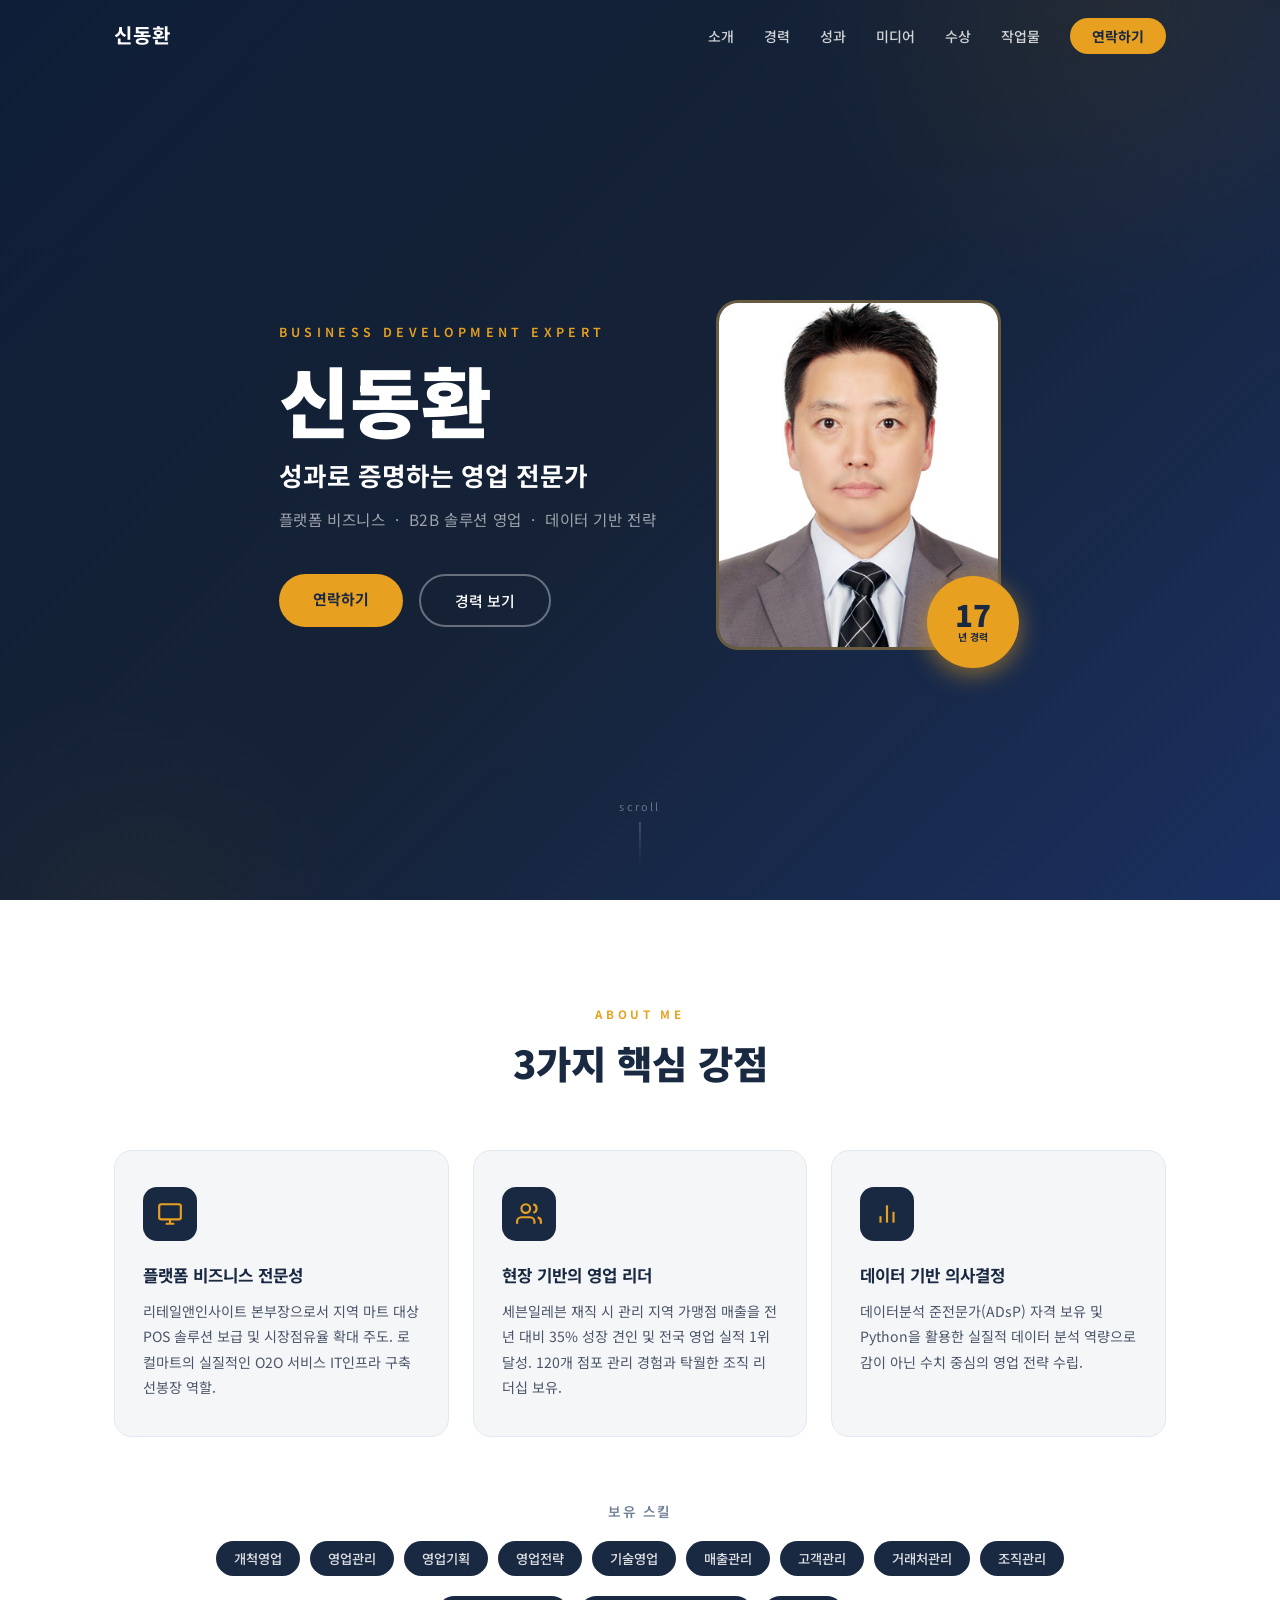
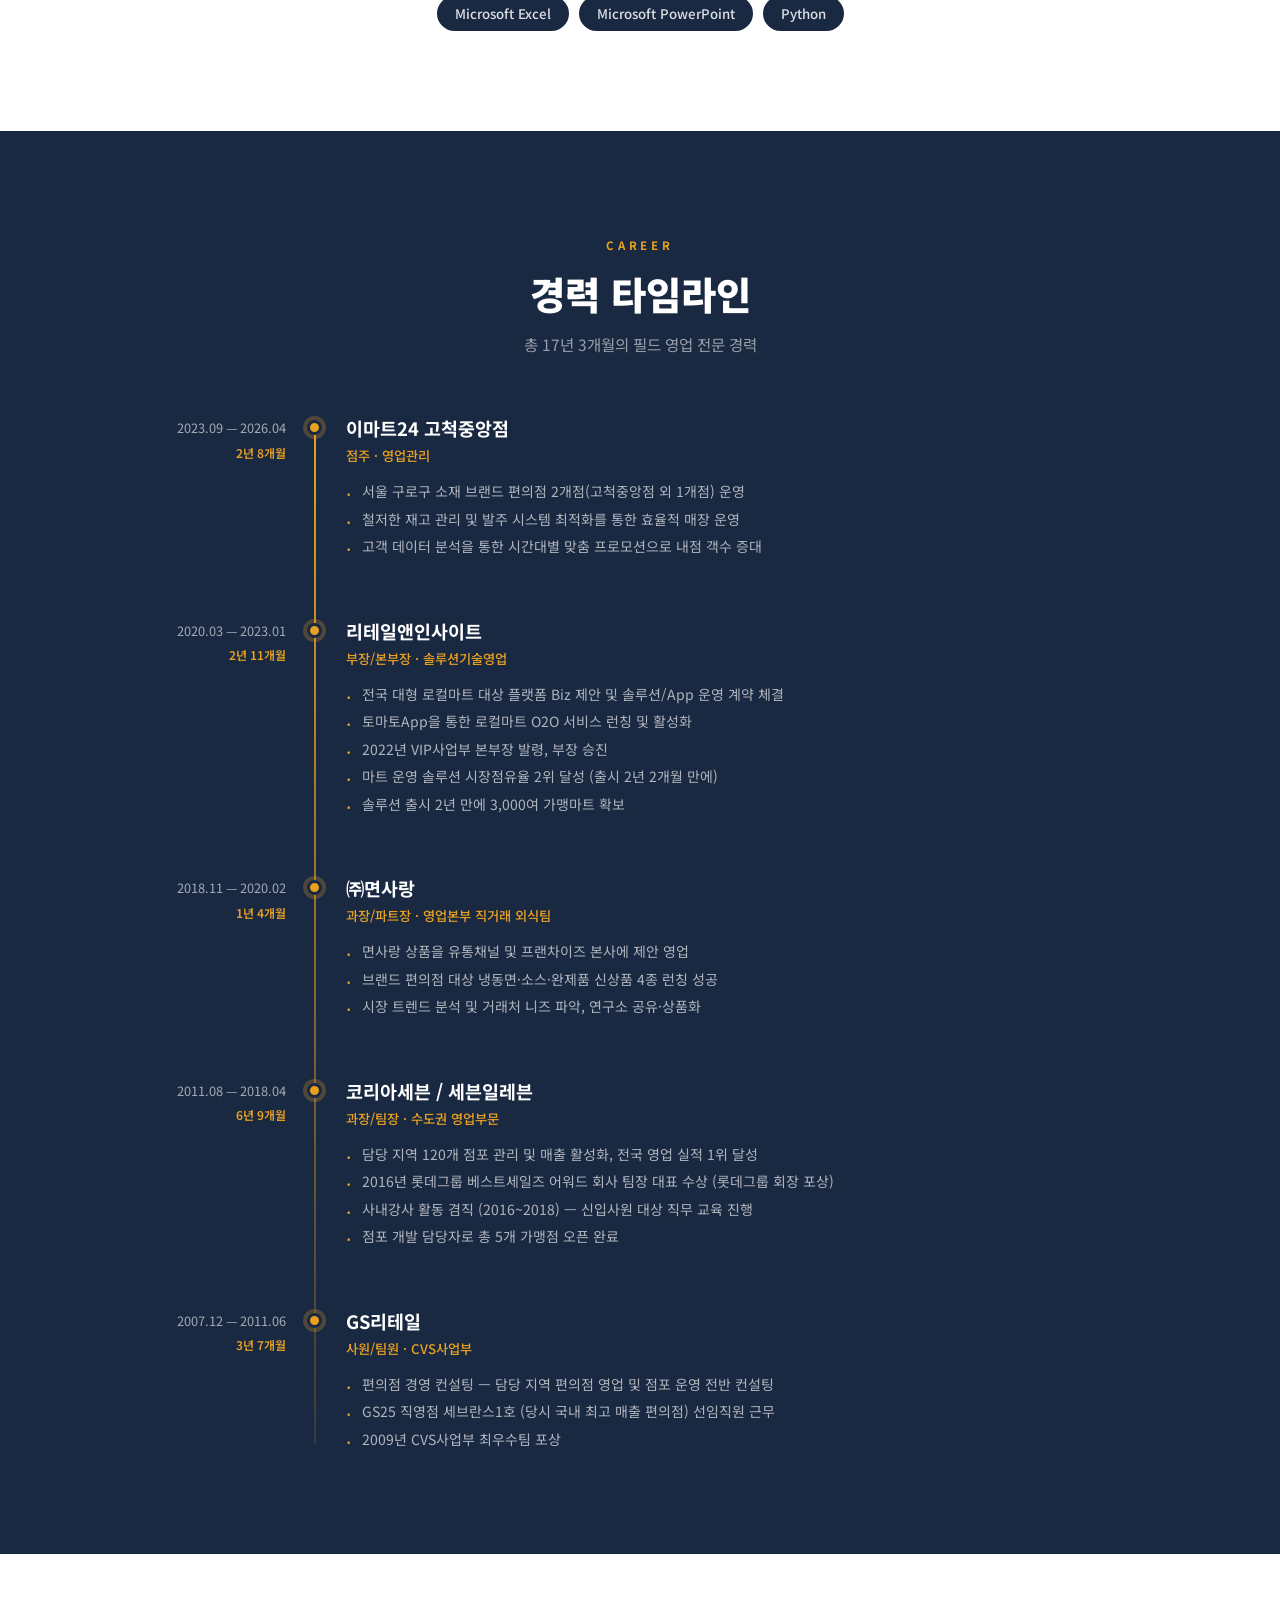
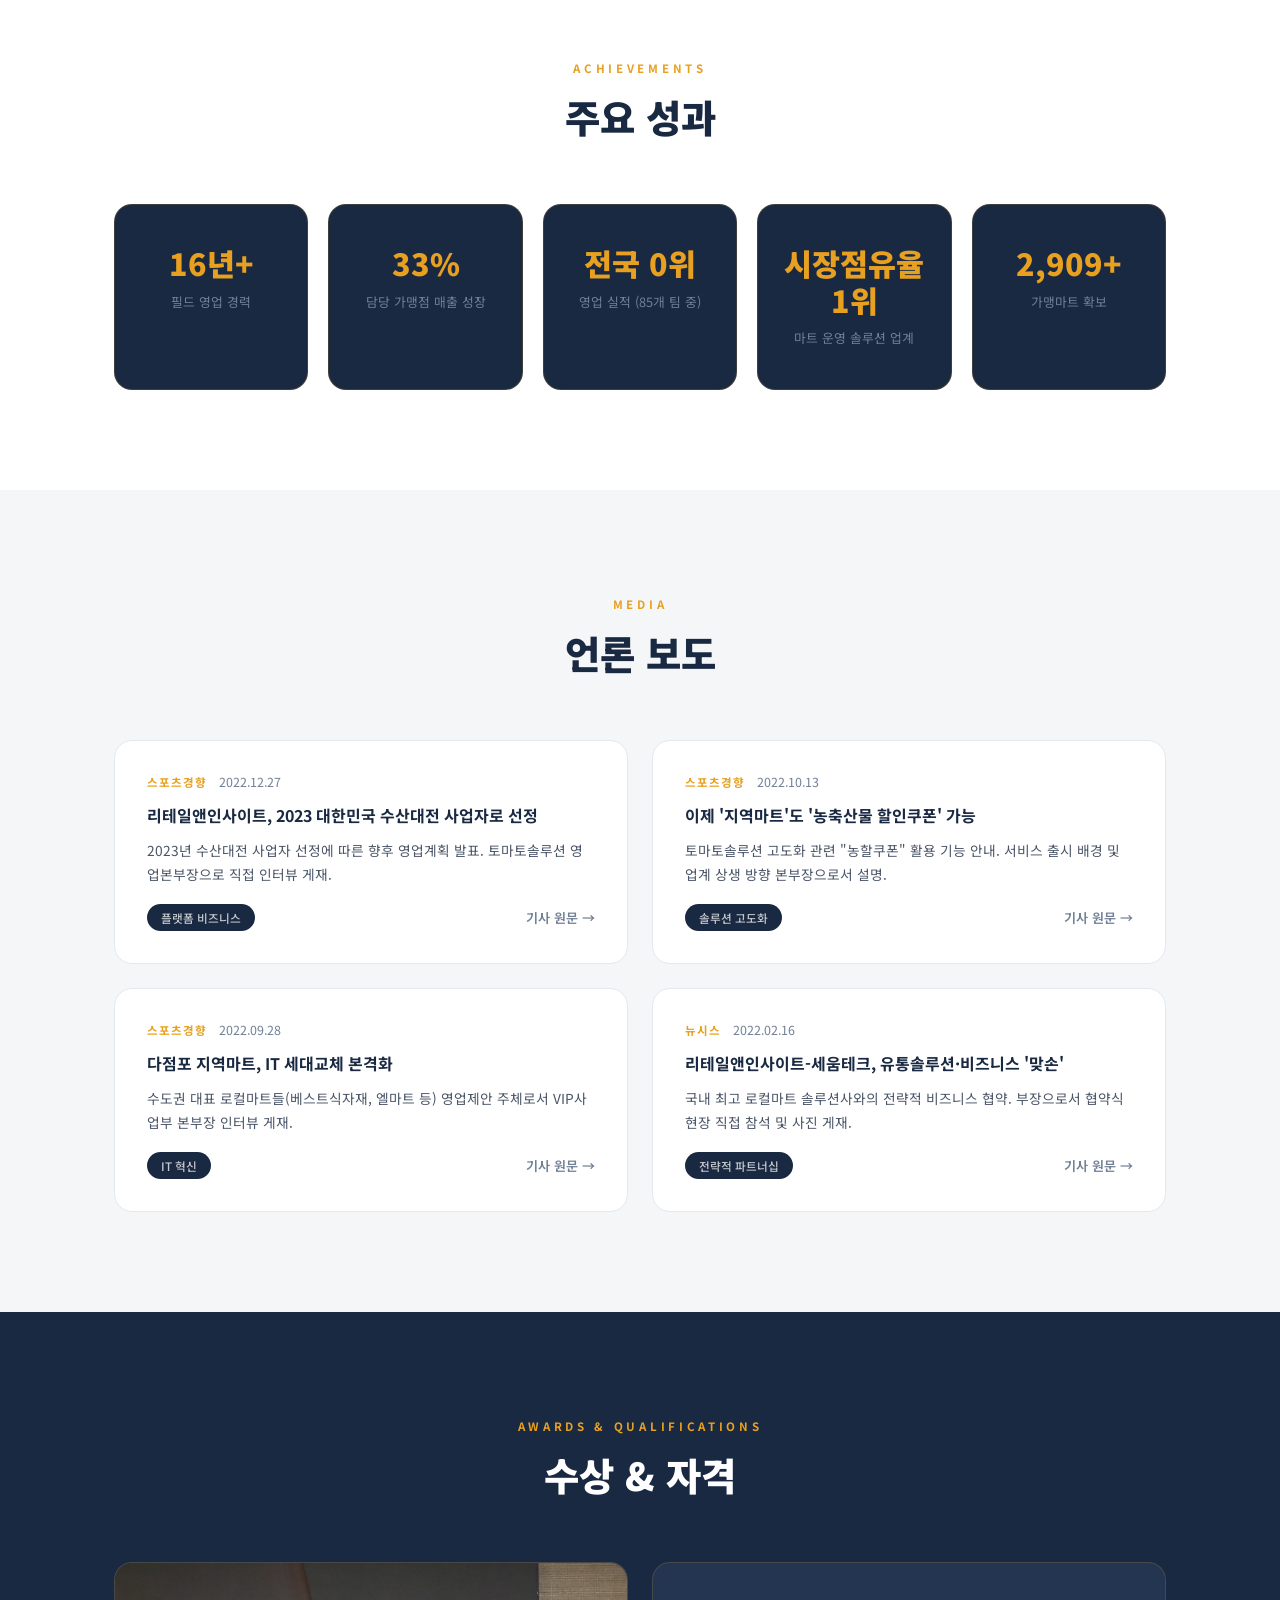
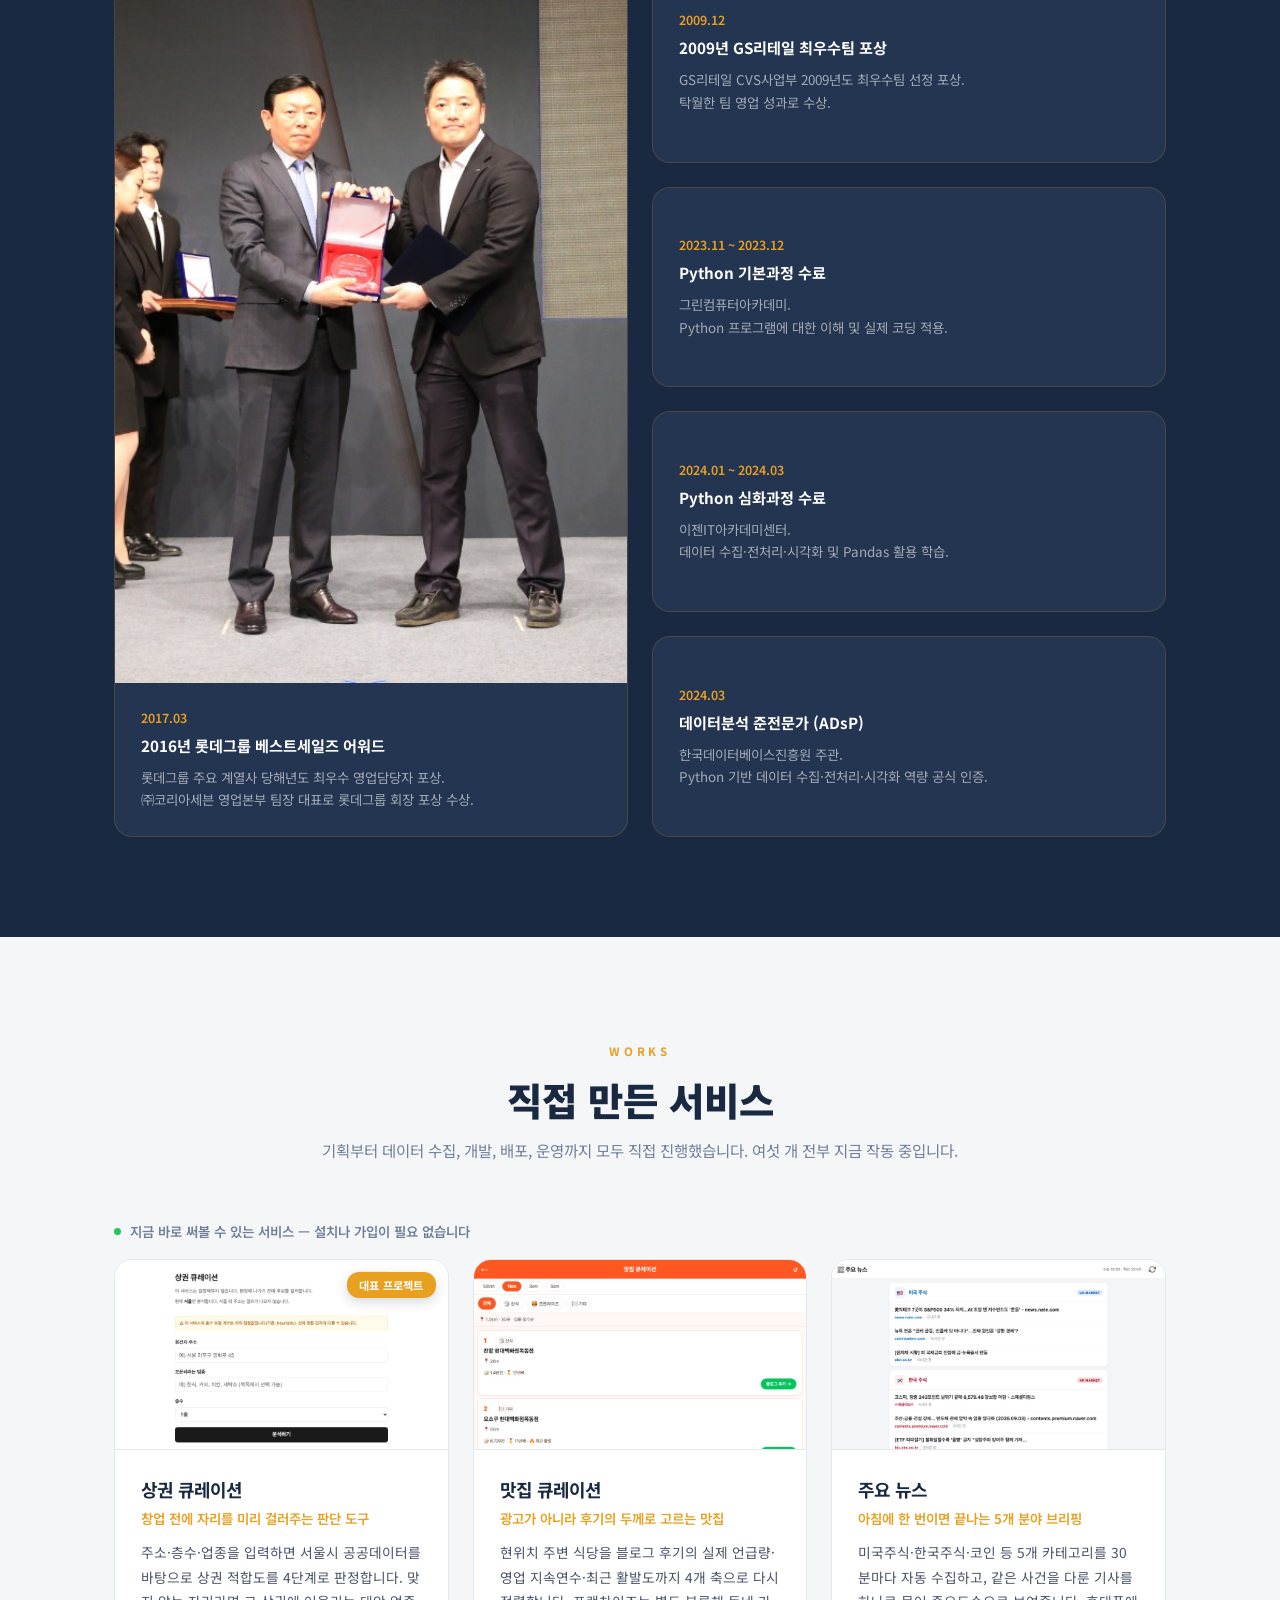
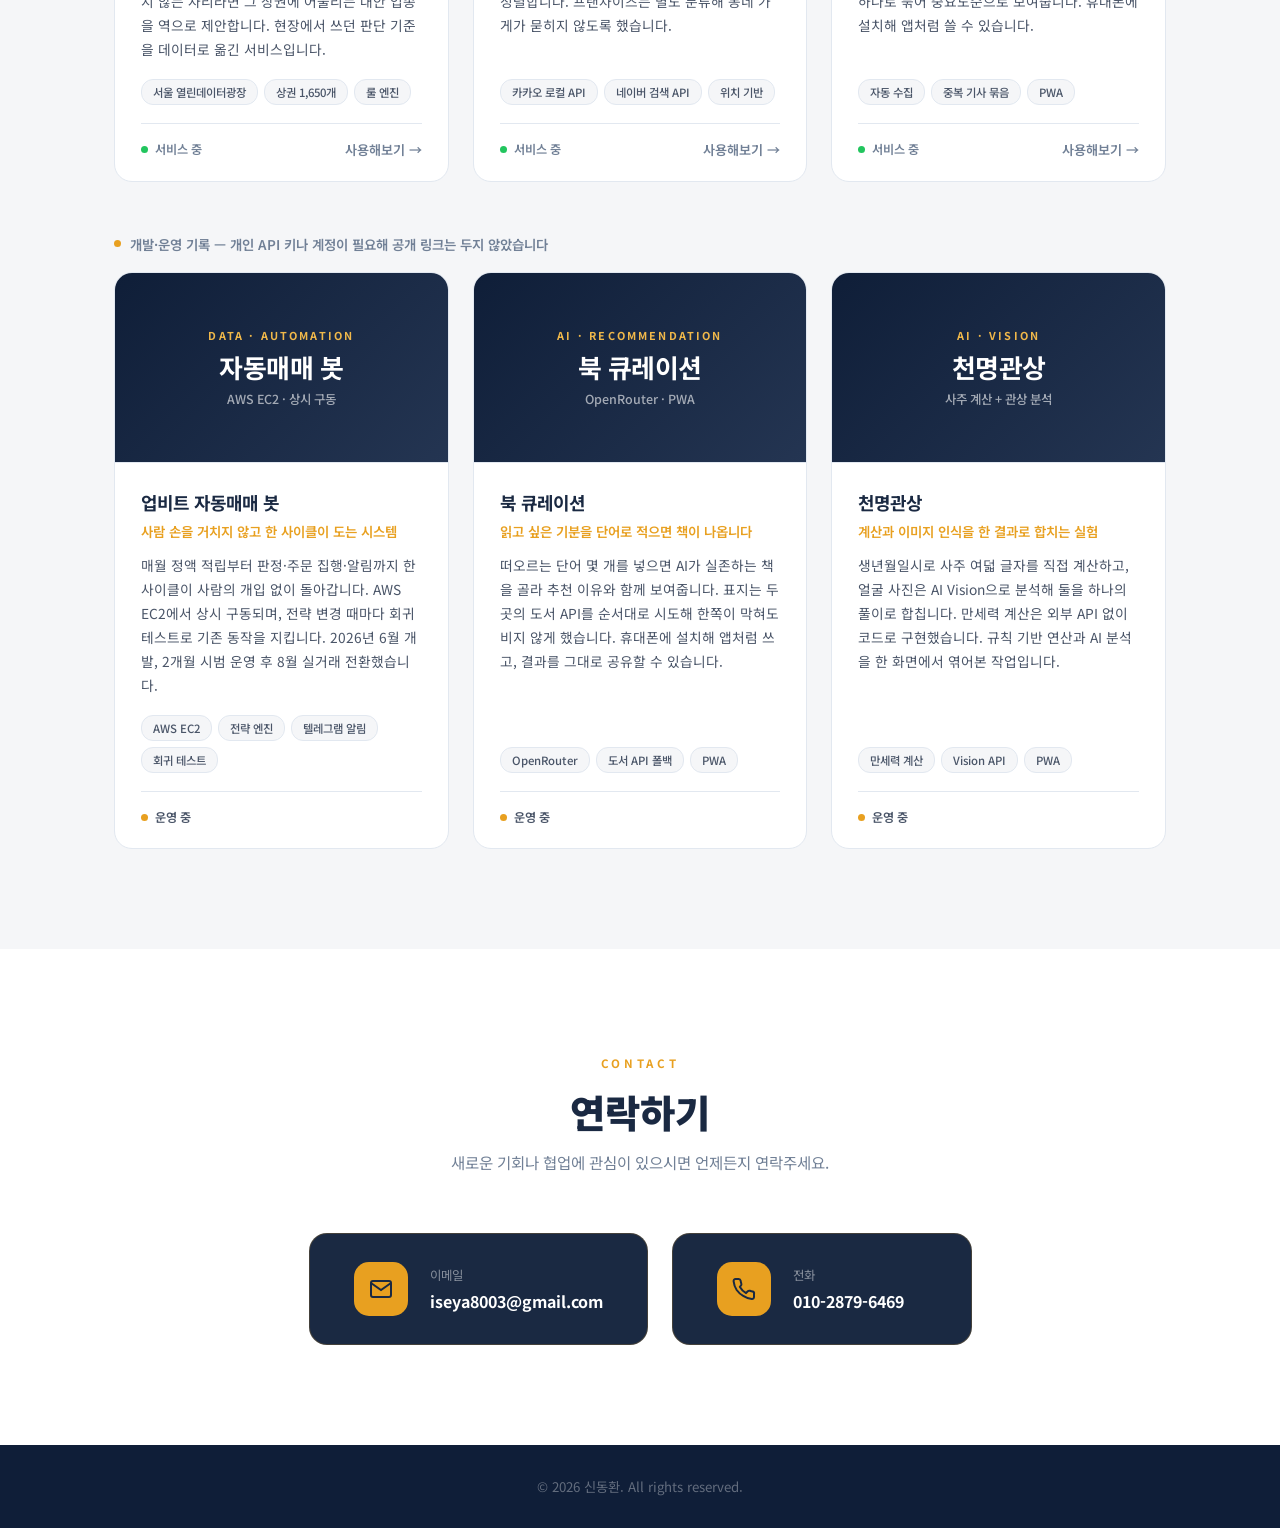
<file: index.html>
<!DOCTYPE html>
<html lang="ko">
<head>
    <meta charset="UTF-8">
    <meta name="viewport" content="width=device-width, initial-scale=1.0">
    <title>신동환 | 영업 관련 풍부한 경험과 탁월한 소통 능력에 기반한 문제 해결사</title>
    <meta name="description" content="영업 관련 풍부한 경험과 탁월한 소통 능력에 기반한 문제 해결사. 17년 필드 영업 경력과 직접 만든 데이터 서비스를 함께 보실 수 있습니다.">

    <!-- 카톡·검색·링크드인 미리보기.
         og:title은 <title>보다 짧게 둔다 — 미리보기 카드는 2줄에서 잘려서
         긴 문구를 넣으면 "문제 해결사"가 안 보인다. 긴 소개는 og:description으로 보낸다.
         og:image는 반드시 절대 URL이어야 하고, 세로 사진을 그대로 쓰면 얼굴이 잘려
         1200x630 전용 이미지를 따로 만들었다(생성기: tools/og-cover.html). -->
    <meta property="og:type" content="website">
    <meta property="og:site_name" content="신동환 커리어">
    <meta property="og:locale" content="ko_KR">
    <meta property="og:url" content="https://dhshin6023.github.io/career/">
    <meta property="og:title" content="신동환 | 영업 문제 해결사">
    <meta property="og:description" content="영업 관련 풍부한 경험과 탁월한 소통 능력에 기반한 문제 해결사. 17년 필드 영업 경력과 직접 만든 데이터 서비스를 함께 보실 수 있습니다.">
    <meta property="og:image" content="https://dhshin6023.github.io/career/assets/og-cover.png?v=20260904">
    <meta property="og:image:width" content="1200">
    <meta property="og:image:height" content="630">
    <meta property="og:image:alt" content="신동환 — 영업 문제 해결사">

    <meta name="twitter:card" content="summary_large_image">
    <meta name="twitter:title" content="신동환 | 영업 문제 해결사">
    <meta name="twitter:description" content="영업 관련 풍부한 경험과 탁월한 소통 능력에 기반한 문제 해결사. 17년 필드 영업 경력과 직접 만든 데이터 서비스를 함께 보실 수 있습니다.">
    <meta name="twitter:image" content="https://dhshin6023.github.io/career/assets/og-cover.png?v=20260904">

    <link href="https://fonts.googleapis.com/css2?family=Noto+Sans+KR:wght@300;400;500;700;900&display=swap" rel="stylesheet">
    <!-- ?v= 는 캐시 무효화용. GitHub Pages가 CSS/JS에 10분 캐시를 걸어 두는데,
         파일명이 같으면 브라우저가 그 뒤로도 예전 사본을 계속 쓴다.
         style.css / script.js 를 고칠 때마다 이 날짜를 함께 올릴 것. -->
    <link rel="stylesheet" href="style.css?v=20260910b">
</head>
<body>

    <!-- Navigation -->
    <nav id="navbar">
        <div class="nav-container">
            <div class="nav-logo">신동환</div>
            <ul class="nav-links">
                <li><a href="#about">소개</a></li>
                <li><a href="#career">경력</a></li>
                <li><a href="#achievements">성과</a></li>
                <li><a href="#media">미디어</a></li>
                <li><a href="#awards">수상</a></li>
                <li><a href="#works">작업물</a></li>
                <li><a href="#contact" class="nav-cta">연락하기</a></li>
            </ul>
        </div>
    </nav>

    <!-- Hero -->
    <section id="hero">
        <div class="hero-container">
            <div class="hero-text">
                <p class="hero-subtitle fade-in">BUSINESS DEVELOPMENT EXPERT</p>
                <h1 class="hero-name fade-in">신동환</h1>
                <p class="hero-title fade-in">성과로 증명하는 영업 전문가</p>
                <p class="hero-desc fade-in">플랫폼 비즈니스 &nbsp;·&nbsp; B2B 솔루션 영업 &nbsp;·&nbsp; 데이터 기반 전략</p>
                <div class="hero-buttons fade-in">
                    <a href="#contact" class="btn-primary">연락하기</a>
                    <a href="#career" class="btn-secondary">경력 보기</a>
                </div>
            </div>
            <div class="hero-image fade-in">
                <div class="profile-frame" id="profileFrame">
                    <img src="assets/profile.jpg" alt="신동환" onload="document.getElementById('profileFrame').classList.remove('no-image')" onerror="document.getElementById('profileFrame').classList.add('no-image')">
                    <div class="profile-placeholder">신동환</div>
                </div>
                <div class="hero-badge">
                    <span class="badge-number">17</span>
                    <span class="badge-text">년 경력</span>
                </div>
            </div>
        </div>
        <div class="hero-scroll">
            <span>scroll</span>
            <div class="scroll-line"></div>
        </div>
    </section>

    <!-- About -->
    <section id="about" class="section">
        <div class="container">
            <div class="section-header fade-up">
                <span class="section-tag">ABOUT ME</span>
                <h2>3가지 핵심 강점</h2>
            </div>
            <div class="about-cards">
                <div class="about-card fade-up">
                    <div class="card-icon">
                        <svg viewBox="0 0 24 24" fill="none" stroke="currentColor" stroke-width="2">
                            <rect x="2" y="3" width="20" height="14" rx="2"/><path d="M8 21h8M12 17v4"/>
                        </svg>
                    </div>
                    <h3>플랫폼 비즈니스 전문성</h3>
                    <p>리테일앤인사이트 본부장으로서 지역 마트 대상 POS 솔루션 보급 및 시장점유율 확대 주도. 로컬마트의 실질적인 O2O 서비스 IT인프라 구축 선봉장 역할.</p>
                </div>
                <div class="about-card fade-up" style="transition-delay:0.15s">
                    <div class="card-icon">
                        <svg viewBox="0 0 24 24" fill="none" stroke="currentColor" stroke-width="2">
                            <path d="M17 21v-2a4 4 0 0 0-4-4H5a4 4 0 0 0-4 4v2"/><circle cx="9" cy="7" r="4"/><path d="M23 21v-2a4 4 0 0 0-3-3.87"/><path d="M16 3.13a4 4 0 0 1 0 7.75"/>
                        </svg>
                    </div>
                    <h3>현장 기반의 영업 리더</h3>
                    <p>세븐일레븐 재직 시 관리 지역 가맹점 매출을 전년 대비 35% 성장 견인 및 전국 영업 실적 1위 달성. 120개 점포 관리 경험과 탁월한 조직 리더십 보유.</p>
                </div>
                <div class="about-card fade-up" style="transition-delay:0.3s">
                    <div class="card-icon">
                        <svg viewBox="0 0 24 24" fill="none" stroke="currentColor" stroke-width="2">
                            <line x1="18" y1="20" x2="18" y2="10"/><line x1="12" y1="20" x2="12" y2="4"/><line x1="6" y1="20" x2="6" y2="14"/>
                        </svg>
                    </div>
                    <h3>데이터 기반 의사결정</h3>
                    <p>데이터분석 준전문가(ADsP) 자격 보유 및 Python을 활용한 실질적 데이터 분석 역량으로 감이 아닌 수치 중심의 영업 전략 수립.</p>
                </div>
            </div>

            <div class="skills-section fade-up">
                <h3 class="skills-title">보유 스킬</h3>
                <div class="skills-grid">
                    <div class="skills-row">
                        <span class="skill-tag">개척영업</span>
                        <span class="skill-tag">영업관리</span>
                        <span class="skill-tag">영업기획</span>
                        <span class="skill-tag">영업전략</span>
                        <span class="skill-tag">기술영업</span>
                        <span class="skill-tag">매출관리</span>
                        <span class="skill-tag">고객관리</span>
                        <span class="skill-tag">거래처관리</span>
                        <span class="skill-tag">조직관리</span>
                    </div>
                    <div class="skills-row">
                        <span class="skill-tag">Microsoft Excel</span>
                        <span class="skill-tag">Microsoft PowerPoint</span>
                        <span class="skill-tag">Python</span>
                    </div>
                </div>
            </div>
        </div>
    </section>

    <!-- Career Timeline -->
    <section id="career" class="section section-dark">
        <div class="container">
            <div class="section-header fade-up">
                <span class="section-tag">CAREER</span>
                <h2>경력 타임라인</h2>
                <p class="section-desc">총 17년 3개월의 필드 영업 전문 경력</p>
            </div>
            <div class="timeline">

                <div class="timeline-item fade-up">
                    <div class="timeline-left">
                        <div class="timeline-period">2023.09 — 2026.04</div>
                        <div class="timeline-duration">2년 8개월</div>
                    </div>
                    <div class="timeline-dot"></div>
                    <div class="timeline-content">
                        <div class="timeline-company">이마트24 고척중앙점</div>
                        <div class="timeline-role">점주 · 영업관리</div>
                        <ul class="timeline-details">
                            <li>서울 구로구 소재 브랜드 편의점 2개점(고척중앙점 외 1개점) 운영</li>
                            <li>철저한 재고 관리 및 발주 시스템 최적화를 통한 효율적 매장 운영</li>
                            <li>고객 데이터 분석을 통한 시간대별 맞춤 프로모션으로 내점 객수 증대</li>
                        </ul>
                    </div>
                </div>

                <div class="timeline-item fade-up">
                    <div class="timeline-left">
                        <div class="timeline-period">2020.03 — 2023.01</div>
                        <div class="timeline-duration">2년 11개월</div>
                    </div>
                    <div class="timeline-dot"></div>
                    <div class="timeline-content">
                        <div class="timeline-company">리테일앤인사이트</div>
                        <div class="timeline-role">부장/본부장 · 솔루션기술영업</div>
                        <ul class="timeline-details">
                            <li>전국 대형 로컬마트 대상 플랫폼 Biz 제안 및 솔루션/App 운영 계약 체결</li>
                            <li>토마토App을 통한 로컬마트 O2O 서비스 런칭 및 활성화</li>
                            <li>2022년 VIP사업부 본부장 발령, 부장 승진</li>
                            <li>마트 운영 솔루션 시장점유율 2위 달성 (출시 2년 2개월 만에)</li>
                            <li>솔루션 출시 2년 만에 3,000여 가맹마트 확보</li>
                        </ul>
                    </div>
                </div>

                <div class="timeline-item fade-up">
                    <div class="timeline-left">
                        <div class="timeline-period">2018.11 — 2020.02</div>
                        <div class="timeline-duration">1년 4개월</div>
                    </div>
                    <div class="timeline-dot"></div>
                    <div class="timeline-content">
                        <div class="timeline-company">㈜면사랑</div>
                        <div class="timeline-role">과장/파트장 · 영업본부 직거래 외식팀</div>
                        <ul class="timeline-details">
                            <li>면사랑 상품을 유통채널 및 프랜차이즈 본사에 제안 영업</li>
                            <li>브랜드 편의점 대상 냉동면·소스·완제품 신상품 4종 런칭 성공</li>
                            <li>시장 트렌드 분석 및 거래처 니즈 파악, 연구소 공유·상품화</li>
                        </ul>
                    </div>
                </div>

                <div class="timeline-item fade-up">
                    <div class="timeline-left">
                        <div class="timeline-period">2011.08 — 2018.04</div>
                        <div class="timeline-duration">6년 9개월</div>
                    </div>
                    <div class="timeline-dot"></div>
                    <div class="timeline-content">
                        <div class="timeline-company">코리아세븐 / 세븐일레븐</div>
                        <div class="timeline-role">과장/팀장 · 수도권 영업부문</div>
                        <ul class="timeline-details">
                            <li>담당 지역 120개 점포 관리 및 매출 활성화, 전국 영업 실적 1위 달성</li>
                            <li>2016년 롯데그룹 베스트세일즈 어워드 회사 팀장 대표 수상 (롯데그룹 회장 포상)</li>
                            <li>사내강사 활동 겸직 (2016~2018) — 신입사원 대상 직무 교육 진행</li>
                            <li>점포 개발 담당자로 총 5개 가맹점 오픈 완료</li>
                        </ul>
                    </div>
                </div>

                <div class="timeline-item fade-up">
                    <div class="timeline-left">
                        <div class="timeline-period">2007.12 — 2011.06</div>
                        <div class="timeline-duration">3년 7개월</div>
                    </div>
                    <div class="timeline-dot"></div>
                    <div class="timeline-content">
                        <div class="timeline-company">GS리테일</div>
                        <div class="timeline-role">사원/팀원 · CVS사업부</div>
                        <ul class="timeline-details">
                            <li>편의점 경영 컨설팅 — 담당 지역 편의점 영업 및 점포 운영 전반 컨설팅</li>
                            <li>GS25 직영점 세브란스1호 (당시 국내 최고 매출 편의점) 선임직원 근무</li>
                            <li>2009년 CVS사업부 최우수팀 포상</li>
                        </ul>
                    </div>
                </div>

            </div>
        </div>
    </section>

    <!-- Achievements -->
    <section id="achievements" class="section">
        <div class="container">
            <div class="section-header fade-up">
                <span class="section-tag">ACHIEVEMENTS</span>
                <h2>주요 성과</h2>
            </div>
            <div class="achievements-grid">
                <div class="achievement-card fade-up">
                    <div class="achievement-number"><span class="counter" data-target="17">0</span>년+</div>
                    <div class="achievement-label">필드 영업 경력</div>
                </div>
                <div class="achievement-card fade-up" style="transition-delay:0.1s">
                    <div class="achievement-number"><span class="counter" data-target="35">0</span>%</div>
                    <div class="achievement-label">담당 가맹점 매출 성장</div>
                </div>
                <div class="achievement-card fade-up" style="transition-delay:0.2s">
                    <div class="achievement-number">전국 <span class="counter" data-target="1">0</span>위</div>
                    <div class="achievement-label">영업 실적 (85개 팀 중)</div>
                </div>
                <div class="achievement-card fade-up" style="transition-delay:0.3s">
                    <div class="achievement-number">시장점유율 <span class="counter" data-target="2">0</span>위</div>
                    <div class="achievement-label">마트 운영 솔루션 업계</div>
                </div>
                <div class="achievement-card fade-up" style="transition-delay:0.4s">
                    <div class="achievement-number"><span class="counter" data-target="3000">0</span>+</div>
                    <div class="achievement-label">가맹마트 확보</div>
                </div>
            </div>
        </div>
    </section>

    <!-- Media -->
    <section id="media" class="section section-gray">
        <div class="container">
            <div class="section-header fade-up">
                <span class="section-tag">MEDIA</span>
                <h2>언론 보도</h2>
            </div>
            <div class="media-grid">
                <a class="media-card fade-up" href="https://sports.khan.co.kr/bizlife/sk_index.html?art_id=202212270843003&sec_id=561901" target="_blank" rel="noopener noreferrer">
                    <div class="media-meta">
                        <span class="media-source">스포츠경향</span>
                        <span class="media-date">2022.12.27</span>
                    </div>
                    <h3 class="media-title">리테일앤인사이트, 2023 대한민국 수산대전 사업자로 선정</h3>
                    <p class="media-desc">2023년 수산대전 사업자 선정에 따른 향후 영업계획 발표. 토마토솔루션 영업본부장으로 직접 인터뷰 게재.</p>
                    <div class="media-footer">
                        <span class="media-tag">플랫폼 비즈니스</span>
                        <span class="media-link">기사 원문 →</span>
                    </div>
                </a>
                <a class="media-card fade-up" href="https://n.news.naver.com/article/144/0000842039?lfrom=kakao" target="_blank" rel="noopener noreferrer" style="transition-delay:0.1s">
                    <div class="media-meta">
                        <span class="media-source">스포츠경향</span>
                        <span class="media-date">2022.10.13</span>
                    </div>
                    <h3 class="media-title">이제 '지역마트'도 '농축산물 할인쿠폰' 가능</h3>
                    <p class="media-desc">토마토솔루션 고도화 관련 "농할쿠폰" 활용 기능 안내. 서비스 출시 배경 및 업계 상생 방향 본부장으로서 설명.</p>
                    <div class="media-footer">
                        <span class="media-tag">솔루션 고도화</span>
                        <span class="media-link">기사 원문 →</span>
                    </div>
                </a>
                <a class="media-card fade-up" href="https://n.news.naver.com/article/144/0000839218?lfrom=kakao" target="_blank" rel="noopener noreferrer" style="transition-delay:0.2s">
                    <div class="media-meta">
                        <span class="media-source">스포츠경향</span>
                        <span class="media-date">2022.09.28</span>
                    </div>
                    <h3 class="media-title">다점포 지역마트, IT 세대교체 본격화</h3>
                    <p class="media-desc">수도권 대표 로컬마트들(베스트식자재, 엘마트 등) 영업제안 주체로서 VIP사업부 본부장 인터뷰 게재.</p>
                    <div class="media-footer">
                        <span class="media-tag">IT 혁신</span>
                        <span class="media-link">기사 원문 →</span>
                    </div>
                </a>
                <a class="media-card fade-up" href="http://naver.me/FzIhULae" target="_blank" rel="noopener noreferrer" style="transition-delay:0.3s">
                    <div class="media-meta">
                        <span class="media-source">뉴시스</span>
                        <span class="media-date">2022.02.16</span>
                    </div>
                    <h3 class="media-title">리테일앤인사이트-세움테크, 유통솔루션·비즈니스 '맞손'</h3>
                    <p class="media-desc">국내 최고 로컬마트 솔루션사와의 전략적 비즈니스 협약. 부장으로서 협약식 현장 직접 참석 및 사진 게재.</p>
                    <div class="media-footer">
                        <span class="media-tag">전략적 파트너십</span>
                        <span class="media-link">기사 원문 →</span>
                    </div>
                </a>
            </div>
        </div>
    </section>

    <!-- Awards -->
    <section id="awards" class="section section-dark">
        <div class="container">
            <div class="section-header fade-up">
                <span class="section-tag">AWARDS &amp; QUALIFICATIONS</span>
                <h2>수상 &amp; 자격</h2>
            </div>
            <div class="awards-layout">
                <!-- 왼쪽: 롯데 수상 -->
                <div class="award-card award-lotte fade-up">
                    <div class="award-image-wrap award-image-tall">
                        <img src="assets/award_lotte.jpg" alt="롯데그룹 베스트세일즈 어워드">
                    </div>
                    <div class="award-info">
                        <div class="award-year">2017.03</div>
                        <h3>2016년 롯데그룹 베스트세일즈 어워드</h3>
                        <p>롯데그룹 주요 계열사 당해년도 최우수 영업담당자 포상.<br>㈜코리아세븐 영업본부 팀장 대표로 롯데그룹 회장 포상 수상.</p>
                    </div>
                </div>
                <!-- 오른쪽 위: GS리테일 -->
                <div class="award-card award-side fade-up">
                    <div class="award-info">
                        <div class="award-year">2009.12</div>
                        <h3>2009년 GS리테일 최우수팀 포상</h3>
                        <p>GS리테일 CVS사업부 2009년도 최우수팀 선정 포상.<br>탁월한 팀 영업 성과로 수상.</p>
                    </div>
                </div>
                <!-- Python 기본과정 -->
                <div class="award-card award-side fade-up">
                    <div class="award-info">
                        <div class="award-year">2023.11 ~ 2023.12</div>
                        <h3>Python 기본과정 수료</h3>
                        <p>그린컴퓨터아카데미.<br>Python 프로그램에 대한 이해 및 실제 코딩 적용.</p>
                    </div>
                </div>
                <!-- Python 심화과정 -->
                <div class="award-card award-side fade-up">
                    <div class="award-info">
                        <div class="award-year">2024.01 ~ 2024.03</div>
                        <h3>Python 심화과정 수료</h3>
                        <p>이젠IT아카데미센터.<br>데이터 수집·전처리·시각화 및 Pandas 활용 학습.</p>
                    </div>
                </div>
                <!-- 오른쪽 아래: ADsP -->
                <div class="award-card award-side fade-up">
                    <div class="award-info">
                        <div class="award-year">2024.03</div>
                        <h3>데이터분석 준전문가 (ADsP)</h3>
                        <p>한국데이터베이스진흥원 주관.<br>Python 기반 데이터 수집·전처리·시각화 역량 공식 인증.</p>
                    </div>
                </div>
            </div>
        </div>
    </section>

    <!-- Works -->
    <section id="works" class="section section-gray">
        <div class="container">
            <div class="section-header fade-up">
                <span class="section-tag">WORKS</span>
                <h2>직접 만든 서비스</h2>
                <p class="section-desc">기획부터 데이터 수집, 개발, 배포, 운영까지 모두 직접 진행했습니다. 여섯 개 전부 지금 작동 중입니다.</p>
            </div>
            <div class="works-note fade-up"><i></i>지금 바로 써볼 수 있는 서비스 — 설치나 가입이 필요 없습니다</div>

            <div class="works-grid">

                <a class="work-card fade-up" href="https://dhshin6023.github.io/sanggwon-curation/" target="_blank" rel="noopener noreferrer">
                    <div class="work-thumb">
                        <img src="assets/works/sanggwon.jpg" alt="상권 큐레이션 실행 화면" loading="lazy" width="900" height="684">
                        <span class="work-badge">대표 프로젝트</span>
                    </div>
                    <div class="work-body">
                        <h3 class="work-title">상권 큐레이션</h3>
                        <p class="work-lead">창업 전에 자리를 미리 걸러주는 판단 도구</p>
                        <p class="work-desc">주소·층수·업종을 입력하면 서울시 공공데이터를 바탕으로 상권 적합도를 4단계로 판정합니다. 맞지 않는 자리라면 그 상권에 어울리는 대안 업종을 역으로 제안합니다. 현장에서 쓰던 판단 기준을 데이터로 옮긴 서비스입니다.</p>
                        <div class="work-tags">
                            <span class="work-tag">서울 열린데이터광장</span>
                            <span class="work-tag">상권 1,650개</span>
                            <span class="work-tag">룰 엔진</span>
                        </div>
                        <div class="work-footer">
                            <span class="work-live"><i></i>서비스 중</span>
                            <span class="work-link">사용해보기 →</span>
                        </div>
                    </div>
                </a>

                <a class="work-card fade-up" href="https://dhshin6023.github.io/matzip-curation/" target="_blank" rel="noopener noreferrer" style="transition-delay:0.1s">
                    <div class="work-thumb">
                        <img src="assets/works/matzip.jpg" alt="맛집 큐레이션 실행 화면" loading="lazy" width="900" height="684">
                    </div>
                    <div class="work-body">
                        <h3 class="work-title">맛집 큐레이션</h3>
                        <p class="work-lead">광고가 아니라 후기의 두께로 고르는 맛집</p>
                        <p class="work-desc">현위치 주변 식당을 블로그 후기의 실제 언급량·영업 지속연수·최근 활발도까지 4개 축으로 다시 정렬합니다. 프랜차이즈는 별도 분류해 동네 가게가 묻히지 않도록 했습니다.</p>
                        <div class="work-tags">
                            <span class="work-tag">카카오 로컬 API</span>
                            <span class="work-tag">네이버 검색 API</span>
                            <span class="work-tag">위치 기반</span>
                        </div>
                        <div class="work-footer">
                            <span class="work-live"><i></i>서비스 중</span>
                            <span class="work-link">사용해보기 →</span>
                        </div>
                    </div>
                </a>

                <a class="work-card fade-up" href="https://dhshin6023.github.io/news-app/" target="_blank" rel="noopener noreferrer" style="transition-delay:0.2s">
                    <div class="work-thumb">
                        <img src="assets/works/news.jpg" alt="주요 뉴스 실행 화면" loading="lazy" width="900" height="684">
                    </div>
                    <div class="work-body">
                        <h3 class="work-title">주요 뉴스</h3>
                        <p class="work-lead">아침에 한 번이면 끝나는 5개 분야 브리핑</p>
                        <p class="work-desc">미국주식·한국주식·코인 등 5개 카테고리를 30분마다 자동 수집하고, 같은 사건을 다룬 기사를 하나로 묶어 중요도순으로 보여줍니다. 휴대폰에 설치해 앱처럼 쓸 수 있습니다.</p>
                        <div class="work-tags">
                            <span class="work-tag">자동 수집</span>
                            <span class="work-tag">중복 기사 묶음</span>
                            <span class="work-tag">PWA</span>
                        </div>
                        <div class="work-footer">
                            <span class="work-live"><i></i>서비스 중</span>
                            <span class="work-link">사용해보기 →</span>
                        </div>
                    </div>
                </a>

            </div>

            <!-- 하단 3개는 방문자가 자기 API 키를 넣어야 동작한다.
                 눌러도 벽에 막히면 위쪽 세 개까지 신뢰가 깎이므로 링크를 걸지 않고
                 "개발·운영 기록"으로 성격을 먼저 밝힌다. -->
            <div class="works-note second fade-up"><i></i>개발·운영 기록 — 개인 API 키나 계정이 필요해 공개 링크는 두지 않았습니다</div>

            <div class="works-grid">

                <article class="work-card rec fade-up">
                    <div class="work-thumb rec-thumb">
                        <div class="rec-mark">
                            <span class="rec-kind">DATA · AUTOMATION</span>
                            <span class="rec-name">자동매매 봇</span>
                            <span class="rec-meta">AWS EC2 · 상시 구동</span>
                        </div>
                    </div>
                    <div class="work-body">
                        <h3 class="work-title">업비트 자동매매 봇</h3>
                        <p class="work-lead">사람 손을 거치지 않고 한 사이클이 도는 시스템</p>
                        <p class="work-desc">매월 정액 적립부터 판정·주문 집행·알림까지 한 사이클이 사람의 개입 없이 돌아갑니다. AWS EC2에서 상시 구동되며, 전략 변경 때마다 회귀 테스트로 기존 동작을 지킵니다. 2026년 6월 개발, 2개월 시범 운영 후 8월 실거래 전환했습니다.</p>
                        <div class="work-tags">
                            <span class="work-tag">AWS EC2</span>
                            <span class="work-tag">전략 엔진</span>
                            <span class="work-tag">텔레그램 알림</span>
                            <span class="work-tag">회귀 테스트</span>
                        </div>
                        <div class="work-footer">
                            <span class="work-live rec"><i></i>운영 중</span>
                        </div>
                    </div>
                </article>

                <article class="work-card rec fade-up" style="transition-delay:0.1s">
                    <div class="work-thumb rec-thumb">
                        <div class="rec-mark">
                            <span class="rec-kind">AI · RECOMMENDATION</span>
                            <span class="rec-name">북 큐레이션</span>
                            <span class="rec-meta">OpenRouter · PWA</span>
                        </div>
                    </div>
                    <div class="work-body">
                        <h3 class="work-title">북 큐레이션</h3>
                        <p class="work-lead">읽고 싶은 기분을 단어로 적으면 책이 나옵니다</p>
                        <p class="work-desc">떠오르는 단어 몇 개를 넣으면 AI가 실존하는 책을 골라 추천 이유와 함께 보여줍니다. 표지는 두 곳의 도서 API를 순서대로 시도해 한쪽이 막혀도 비지 않게 했습니다. 휴대폰에 설치해 앱처럼 쓰고, 결과를 그대로 공유할 수 있습니다.</p>
                        <div class="work-tags">
                            <span class="work-tag">OpenRouter</span>
                            <span class="work-tag">도서 API 폴백</span>
                            <span class="work-tag">PWA</span>
                        </div>
                        <div class="work-footer">
                            <span class="work-live rec"><i></i>운영 중</span>
                        </div>
                    </div>
                </article>

                <article class="work-card rec fade-up" style="transition-delay:0.2s">
                    <div class="work-thumb rec-thumb">
                        <div class="rec-mark">
                            <span class="rec-kind">AI · VISION</span>
                            <span class="rec-name">천명관상</span>
                            <span class="rec-meta">사주 계산 + 관상 분석</span>
                        </div>
                    </div>
                    <div class="work-body">
                        <h3 class="work-title">천명관상</h3>
                        <p class="work-lead">계산과 이미지 인식을 한 결과로 합치는 실험</p>
                        <p class="work-desc">생년월일시로 사주 여덟 글자를 직접 계산하고, 얼굴 사진은 AI Vision으로 분석해 둘을 하나의 풀이로 합칩니다. 만세력 계산은 외부 API 없이 코드로 구현했습니다. 규칙 기반 연산과 AI 분석을 한 화면에서 엮어본 작업입니다.</p>
                        <div class="work-tags">
                            <span class="work-tag">만세력 계산</span>
                            <span class="work-tag">Vision API</span>
                            <span class="work-tag">PWA</span>
                        </div>
                        <div class="work-footer">
                            <span class="work-live rec"><i></i>운영 중</span>
                        </div>
                    </div>
                </article>

            </div>
        </div>
    </section>

    <!-- Contact -->
    <section id="contact" class="section">
        <div class="container">
            <div class="section-header fade-up">
                <span class="section-tag">CONTACT</span>
                <h2>연락하기</h2>
                <p class="section-desc">새로운 기회나 협업에 관심이 있으시면 언제든지 연락주세요.</p>
            </div>
            <div class="contact-cards fade-up">
                <a href="mailto:iseya8003@gmail.com" class="contact-card">
                    <div class="contact-icon">
                        <svg viewBox="0 0 24 24" fill="none" stroke="currentColor" stroke-width="2">
                            <path d="M4 4h16c1.1 0 2 .9 2 2v12c0 1.1-.9 2-2 2H4c-1.1 0-2-.9-2-2V6c0-1.1.9-2 2-2z"/><polyline points="22,6 12,13 2,6"/>
                        </svg>
                    </div>
                    <div class="contact-info">
                        <div class="contact-label">이메일</div>
                        <div class="contact-value">iseya8003@gmail.com</div>
                    </div>
                </a>
                <a href="tel:010-2879-6469" class="contact-card">
                    <div class="contact-icon">
                        <svg viewBox="0 0 24 24" fill="none" stroke="currentColor" stroke-width="2">
                            <path d="M22 16.92v3a2 2 0 0 1-2.18 2 19.79 19.79 0 0 1-8.63-3.07A19.5 19.5 0 0 1 4.69 13a19.79 19.79 0 0 1-3.07-8.67A2 2 0 0 1 3.6 2h3a2 2 0 0 1 2 1.72c.127.96.361 1.903.7 2.81a2 2 0 0 1-.45 2.11L7.91 9.91a16 16 0 0 0 6.12 6.12l1.79-1.79a2 2 0 0 1 2.11-.45c.907.339 1.85.573 2.81.7A2 2 0 0 1 22 16.92z"/>
                        </svg>
                    </div>
                    <div class="contact-info">
                        <div class="contact-label">전화</div>
                        <div class="contact-value">010-2879-6469</div>
                    </div>
                </a>
            </div>
        </div>
    </section>

    <!-- Footer -->
    <footer>
        <div class="container">
            <p>&copy; 2026 신동환. All rights reserved.</p>
        </div>
    </footer>

    <script src="script.js?v=20260904b"></script>
</body>
</html>
</file>
<file: style.css>
/* ===== Reset & Base ===== */
*, *::before, *::after {
    box-sizing: border-box;
    margin: 0;
    padding: 0;
}

:root {
    --navy: #1a2942;
    --navy-light: #243552;
    --navy-deep: #0f1e38;
    --gold: #e8a020;
    --gold-light: #f0b84a;
    --gray-bg: #f5f6f8;
    --white: #ffffff;
    --text-dark: #1a2942;
    --text-mid: #4a5568;
    --text-light: #718096;
    --border: #e2e8f0;
}

html { scroll-behavior: smooth; }

body {
    font-family: 'Noto Sans KR', sans-serif;
    color: var(--text-dark);
    background: var(--white);
    overflow-x: hidden;
    -webkit-font-smoothing: antialiased;
}

.container {
    max-width: 1100px;
    margin: 0 auto;
    padding: 0 24px;
}

/* ===== Navigation ===== */
#navbar {
    position: fixed;
    top: 0; left: 0; right: 0;
    z-index: 1000;
    padding: 20px 0;
    transition: all 0.3s ease;
}

#navbar.scrolled {
    background: rgba(15, 30, 56, 0.97);
    backdrop-filter: blur(12px);
    padding: 13px 0;
    box-shadow: 0 2px 24px rgba(0,0,0,0.35);
}

.nav-container {
    max-width: 1100px;
    margin: 0 auto;
    padding: 0 24px;
    display: flex;
    justify-content: space-between;
    align-items: center;
}

.nav-logo {
    font-size: 1.25rem;
    font-weight: 700;
    color: var(--white);
    letter-spacing: 0.05em;
}

.nav-links {
    list-style: none;
    display: flex;
    gap: 30px;
    align-items: center;
}

.nav-links a {
    color: rgba(255,255,255,0.8);
    text-decoration: none;
    font-size: 0.875rem;
    font-weight: 500;
    transition: color 0.2s;
}

.nav-links a:hover { color: var(--gold); }

.nav-cta {
    background: var(--gold) !important;
    color: var(--navy) !important;
    padding: 8px 22px !important;
    border-radius: 22px;
    font-weight: 700 !important;
    transition: background 0.2s, transform 0.2s !important;
}

.nav-cta:hover {
    background: var(--gold-light) !important;
    transform: translateY(-1px);
}

/* ===== Hero ===== */
#hero {
    min-height: 100vh;
    background: linear-gradient(135deg, var(--navy-deep) 0%, #152236 50%, #1a3060 100%);
    display: flex;
    flex-direction: column;
    justify-content: center;
    position: relative;
    overflow: hidden;
}

#hero::before {
    content: '';
    position: absolute;
    top: -40%;
    right: -15%;
    width: 700px;
    height: 700px;
    background: radial-gradient(circle, rgba(232,160,32,0.07) 0%, transparent 65%);
    pointer-events: none;
}

#hero::after {
    content: '';
    position: absolute;
    bottom: -30%;
    left: -10%;
    width: 500px;
    height: 500px;
    background: radial-gradient(circle, rgba(232,160,32,0.04) 0%, transparent 65%);
    pointer-events: none;
}

.hero-container {
    max-width: 1100px;
    margin: 0 auto;
    padding: 130px 24px 80px;
    display: flex;
    align-items: center;
    justify-content: space-between;
    gap: 60px;
}

.hero-text { flex: 1; }

.hero-subtitle {
    font-size: 0.78rem;
    font-weight: 600;
    color: var(--gold);
    letter-spacing: 0.35em;
    margin-bottom: 18px;
}

.hero-name {
    font-size: clamp(3.2rem, 6vw, 5.2rem);
    font-weight: 900;
    color: var(--white);
    line-height: 1.05;
    margin-bottom: 16px;
}

.hero-title {
    font-size: clamp(1.2rem, 2.5vw, 1.6rem);
    font-weight: 700;
    color: var(--white);
    margin-bottom: 14px;
    line-height: 1.5;
}

.hero-title-accent {
    color: var(--gold);
    font-size: 1.15em;
    font-weight: 900;
    letter-spacing: -0.01em;
}

.hero-desc {
    font-size: 0.97rem;
    color: rgba(255,255,255,0.58);
    margin-bottom: 44px;
    letter-spacing: 0.04em;
}

.hero-buttons {
    display: flex;
    gap: 16px;
    flex-wrap: wrap;
}

.btn-primary {
    background: var(--gold);
    color: var(--navy);
    padding: 14px 34px;
    border-radius: 32px;
    text-decoration: none;
    font-weight: 700;
    font-size: 0.93rem;
    transition: all 0.3s;
    display: inline-block;
}

.btn-primary:hover {
    background: var(--gold-light);
    transform: translateY(-2px);
    box-shadow: 0 10px 28px rgba(232,160,32,0.45);
}

.btn-secondary {
    border: 2px solid rgba(255,255,255,0.35);
    color: var(--white);
    padding: 14px 34px;
    border-radius: 32px;
    text-decoration: none;
    font-weight: 500;
    font-size: 0.93rem;
    transition: all 0.3s;
    display: inline-block;
}

.btn-secondary:hover {
    border-color: var(--gold);
    color: var(--gold);
}

.hero-image {
    flex-shrink: 0;
    position: relative;
}

.profile-frame {
    width: 285px;
    height: 350px;
    border-radius: 22px;
    overflow: hidden;
    border: 3px solid rgba(232,160,32,0.35);
    background: var(--navy-light);
    position: relative;
}

.profile-frame img {
    width: 100%;
    height: 100%;
    object-fit: cover;
    display: block;
}

.profile-placeholder {
    position: absolute;
    inset: 0;
    display: flex;
    align-items: center;
    justify-content: center;
    font-size: 2.2rem;
    font-weight: 700;
    color: rgba(255,255,255,0.25);
    background: linear-gradient(135deg, var(--navy-light), #1a3060);
}

.profile-frame:not(.no-image) .profile-placeholder { display: none; }
.profile-frame.no-image img { display: none; }
.profile-frame.no-image .profile-placeholder { display: flex; }

.hero-badge {
    position: absolute;
    bottom: -18px;
    right: -18px;
    background: var(--gold);
    width: 92px;
    height: 92px;
    border-radius: 50%;
    display: flex;
    flex-direction: column;
    align-items: center;
    justify-content: center;
    box-shadow: 0 6px 24px rgba(232,160,32,0.55);
}

.badge-number {
    font-size: 1.85rem;
    font-weight: 900;
    color: var(--navy);
    line-height: 1;
}

.badge-text {
    font-size: 0.62rem;
    font-weight: 700;
    color: var(--navy);
}

.hero-scroll {
    position: absolute;
    bottom: 36px;
    left: 50%;
    transform: translateX(-50%);
    display: flex;
    flex-direction: column;
    align-items: center;
    gap: 8px;
    color: rgba(255,255,255,0.35);
    font-size: 0.68rem;
    letter-spacing: 0.2em;
}

.scroll-line {
    width: 1px;
    height: 42px;
    background: linear-gradient(to bottom, rgba(255,255,255,0.35), transparent);
    animation: scrollPulse 2s ease-in-out infinite;
}

@keyframes scrollPulse {
    0%, 100% { opacity: 0.35; transform: scaleY(1); }
    50% { opacity: 1; transform: scaleY(1.1); }
}

/* ===== Sections ===== */
.section { padding: 100px 0; }
.section-dark { background: var(--navy); }
.section-gray { background: var(--gray-bg); }

.section-header {
    text-align: center;
    margin-bottom: 60px;
}

.section-tag {
    display: inline-block;
    font-size: 0.72rem;
    font-weight: 700;
    letter-spacing: 0.32em;
    color: var(--gold);
    margin-bottom: 12px;
}

.section-header h2 {
    font-size: clamp(1.75rem, 3vw, 2.4rem);
    font-weight: 900;
    color: var(--text-dark);
}

.section-dark .section-header h2 { color: var(--white); }

.section-desc {
    margin-top: 12px;
    color: var(--text-light);
    font-size: 0.97rem;
}

.section-dark .section-desc { color: rgba(255,255,255,0.55); }

/* ===== About Cards ===== */
.about-cards {
    display: grid;
    grid-template-columns: repeat(3, 1fr);
    gap: 24px;
    margin-bottom: 64px;
}

.about-card {
    background: var(--gray-bg);
    border-radius: 18px;
    padding: 36px 28px;
    border: 1px solid var(--border);
    transition: transform 0.3s, box-shadow 0.3s, border-color 0.3s;
}

.about-card:hover {
    transform: translateY(-6px);
    box-shadow: 0 20px 44px rgba(26,41,66,0.1);
    border-color: var(--gold);
}

.card-icon {
    width: 54px;
    height: 54px;
    background: var(--navy);
    border-radius: 14px;
    display: flex;
    align-items: center;
    justify-content: center;
    margin-bottom: 22px;
}

.card-icon svg {
    width: 26px;
    height: 26px;
    stroke: var(--gold);
}

.about-card h3 {
    font-size: 1.05rem;
    font-weight: 700;
    color: var(--navy);
    margin-bottom: 12px;
}

.about-card p {
    font-size: 0.88rem;
    line-height: 1.8;
    color: var(--text-mid);
}

/* Skills */
.skills-section { text-align: center; }

.skills-title {
    font-size: 0.85rem;
    font-weight: 600;
    color: var(--text-light);
    letter-spacing: 0.12em;
    margin-bottom: 20px;
    text-transform: uppercase;
}

.skills-grid {
    display: flex;
    flex-direction: column;
    gap: 20px;
}

.skills-row {
    display: flex;
    flex-wrap: wrap;
    gap: 10px;
    justify-content: center;
}

.skill-tag {
    background: var(--navy);
    color: rgba(255,255,255,0.85);
    padding: 8px 18px;
    border-radius: 22px;
    font-size: 0.83rem;
    font-weight: 500;
    transition: background 0.2s, color 0.2s, transform 0.2s;
    cursor: default;
}

.skill-tag:hover {
    background: var(--gold);
    color: var(--navy);
    transform: translateY(-2px);
}

/* ===== Timeline ===== */
.timeline {
    position: relative;
    padding-left: 0;
}

.timeline::before {
    content: '';
    position: absolute;
    left: 200px;
    top: 10px;
    bottom: 10px;
    width: 2px;
    background: linear-gradient(to bottom, var(--gold) 0%, rgba(232,160,32,0.15) 100%);
}

.timeline-item {
    display: grid;
    grid-template-columns: 200px 0 1fr;
    gap: 0;
    margin-bottom: 56px;
    position: relative;
}

.timeline-item:last-child { margin-bottom: 0; }

.timeline-left {
    text-align: right;
    padding-right: 28px;
    padding-top: 3px;
}

.timeline-period {
    font-size: 0.8rem;
    color: rgba(255,255,255,0.6);
    line-height: 1.6;
    white-space: nowrap;
}

.timeline-duration {
    font-size: 0.75rem;
    color: var(--gold);
    font-weight: 600;
    margin-top: 5px;
}

.timeline-dot {
    width: 15px;
    height: 15px;
    border-radius: 50%;
    background: var(--gold);
    border: 3px solid var(--navy);
    position: absolute;
    left: 193px;
    top: 5px;
    box-shadow: 0 0 0 4px rgba(232,160,32,0.25);
    z-index: 1;
}

.timeline-content {
    grid-column: 3;
    padding-left: 32px;
}

.timeline-company {
    font-size: 1.15rem;
    font-weight: 700;
    color: var(--white);
    margin-bottom: 5px;
}

.timeline-role {
    font-size: 0.83rem;
    color: var(--gold);
    font-weight: 500;
    margin-bottom: 14px;
}

.timeline-details {
    list-style: none;
    padding: 0;
}

.timeline-details li {
    font-size: 0.875rem;
    color: rgba(255,255,255,0.65);
    line-height: 1.75;
    padding-left: 16px;
    position: relative;
    margin-bottom: 3px;
}

.timeline-details li::before {
    content: '·';
    position: absolute;
    left: 0;
    color: var(--gold);
    font-size: 1.2rem;
    line-height: 1.6;
}

/* ===== Achievements ===== */
.achievements-grid {
    display: grid;
    grid-template-columns: repeat(5, 1fr);
    gap: 20px;
}

.achievement-card {
    background: var(--navy);
    border-radius: 18px;
    padding: 40px 16px;
    text-align: center;
    border: 1px solid rgba(232,160,32,0.18);
    transition: border-color 0.3s, transform 0.3s, box-shadow 0.3s;
}

.achievement-card:hover {
    border-color: var(--gold);
    transform: translateY(-5px);
    box-shadow: 0 18px 44px rgba(26,41,66,0.18);
}

.achievement-number {
    font-size: 1.9rem;
    font-weight: 900;
    color: var(--gold);
    margin-bottom: 10px;
    line-height: 1.2;
    word-break: keep-all;
}

.achievement-label {
    font-size: 0.8rem;
    color: var(--text-light);
    line-height: 1.6;
    word-break: keep-all;
}

/* ===== Media ===== */
.media-grid {
    display: grid;
    grid-template-columns: repeat(2, 1fr);
    gap: 24px;
}

.media-card {
    background: var(--white);
    border-radius: 18px;
    padding: 32px;
    border: 1px solid var(--border);
    transition: transform 0.3s, box-shadow 0.3s, border-color 0.3s;
    text-decoration: none;
    color: inherit;
    display: flex;
    flex-direction: column;
    cursor: pointer;
}

.media-card:hover {
    transform: translateY(-5px);
    box-shadow: 0 18px 44px rgba(26,41,66,0.1);
    border-color: var(--gold);
}

.media-card:hover .media-link {
    color: var(--gold);
}

.media-meta {
    display: flex;
    align-items: center;
    gap: 12px;
    margin-bottom: 12px;
}

.media-source {
    font-size: 0.72rem;
    font-weight: 700;
    color: var(--gold);
    letter-spacing: 0.08em;
}

.media-date {
    font-size: 0.78rem;
    color: var(--text-light);
}

.media-title {
    font-size: 1rem;
    font-weight: 700;
    color: var(--navy);
    line-height: 1.55;
    margin-bottom: 10px;
}

.media-desc {
    font-size: 0.86rem;
    color: var(--text-mid);
    line-height: 1.75;
    margin-bottom: 0;
}


.media-desc {
    flex: 1;
}

.media-footer {
    display: flex;
    align-items: center;
    justify-content: space-between;
    margin-top: 18px;
}

.media-tag {
    display: inline-block;
    background: var(--navy);
    color: rgba(255,255,255,0.75);
    padding: 5px 14px;
    border-radius: 14px;
    font-size: 0.73rem;
    font-weight: 500;
}

.media-link {
    font-size: 0.82rem;
    font-weight: 600;
    color: var(--text-light);
    transition: color 0.2s;
    white-space: nowrap;
}

/* ===== Works ===== */
.works-grid {
    display: grid;
    grid-template-columns: repeat(3, 1fr);
    gap: 24px;
    align-items: stretch;
}

.work-card {
    background: var(--white);
    border-radius: 18px;
    border: 1px solid var(--border);
    overflow: hidden;
    display: flex;
    flex-direction: column;
    text-decoration: none;
    color: inherit;
    cursor: pointer;
    transition: transform 0.3s, box-shadow 0.3s, border-color 0.3s;
}

.work-card:hover {
    transform: translateY(-5px);
    box-shadow: 0 18px 44px rgba(26,41,66,0.1);
    border-color: var(--gold);
}

a.work-card:hover .work-link { color: var(--gold); }

/* 캡처 비율이 서로 달라도 카드 높이가 흔들리지 않게 고정 높이 + 상단 정렬 */
.work-thumb {
    position: relative;
    height: 190px;
    background: var(--gray-bg);
    border-bottom: 1px solid var(--border);
    overflow: hidden;
}

.work-thumb img {
    width: 100%;
    height: 100%;
    object-fit: cover;
    object-position: top center;
    display: block;
}

.work-badge {
    position: absolute;
    top: 12px;
    right: 12px;
    background: var(--gold);
    color: var(--white);
    font-size: 0.7rem;
    font-weight: 700;
    letter-spacing: 0.02em;
    padding: 5px 12px;
    border-radius: 12px;
    box-shadow: 0 4px 12px rgba(26,41,66,0.18);
}

.work-body {
    padding: 26px 26px 22px;
    display: flex;
    flex-direction: column;
    flex: 1;
}

.work-title {
    font-size: 1.12rem;
    font-weight: 700;
    color: var(--navy);
    margin-bottom: 6px;
}

.work-lead {
    font-size: 0.84rem;
    font-weight: 600;
    color: var(--gold);
    line-height: 1.5;
    margin-bottom: 12px;
}

.work-desc {
    font-size: 0.86rem;
    color: var(--text-mid);
    line-height: 1.75;
    flex: 1;
}

.work-tags {
    display: flex;
    flex-wrap: wrap;
    gap: 6px;
    margin-top: 18px;
}

.work-tag {
    background: var(--gray-bg);
    color: var(--text-mid);
    border: 1px solid var(--border);
    padding: 4px 11px;
    border-radius: 12px;
    font-size: 0.71rem;
    font-weight: 500;
}

.work-footer {
    display: flex;
    align-items: center;
    justify-content: space-between;
    margin-top: 18px;
    padding-top: 16px;
    border-top: 1px solid var(--border);
}

.work-live {
    display: inline-flex;
    align-items: center;
    gap: 7px;
    font-size: 0.76rem;
    font-weight: 600;
    color: var(--text-light);
}

.work-live i {
    width: 7px;
    height: 7px;
    border-radius: 50%;
    background: #22c55e;
    display: inline-block;
}

.work-link {
    font-size: 0.82rem;
    font-weight: 600;
    color: var(--text-light);
    transition: color 0.2s;
    white-space: nowrap;
}

/* 두 행의 성격을 미리 알려주는 안내줄 */
.works-note {
    display: flex;
    align-items: center;
    gap: 9px;
    font-size: 0.84rem;
    font-weight: 600;
    color: var(--text-light);
    margin-bottom: 18px;
}

.works-note i {
    width: 7px;
    height: 7px;
    border-radius: 50%;
    background: #22c55e;
    display: inline-block;
    flex: none;
}

.works-note.second {
    margin-top: 52px;
}

.works-note.second i { background: var(--gold); }

/* 개발·운영 기록 카드 — 링크가 없으므로 점선 테두리로 성격을 구분한다 */
.work-card.rec {
    cursor: default;
}

.rec-thumb {
    background: linear-gradient(135deg, var(--navy-deep) 0%, var(--navy-light) 100%);
    display: flex;
    align-items: center;
    justify-content: center;
}

.rec-mark {
    display: flex;
    flex-direction: column;
    align-items: center;
    gap: 8px;
    text-align: center;
    padding: 20px;
}

.rec-kind {
    font-size: 0.68rem;
    font-weight: 700;
    letter-spacing: 0.2em;
    color: var(--gold-light);
}

.rec-name {
    font-size: 1.62rem;
    font-weight: 700;
    color: var(--white);
    letter-spacing: -0.02em;
    line-height: 1.2;
}

.rec-meta {
    font-size: 0.78rem;
    font-weight: 500;
    color: rgba(255,255,255,0.6);
}

.work-live.rec { color: var(--text-mid); }
.work-live.rec i { background: var(--gold); }

/* ===== Awards ===== */
.awards-layout {
    display: grid;
    /* 왼쪽 5 : 오른쪽 5. 오른쪽 카드가 4장이라 폭이 필요하고,
       왼쪽도 사진 원본이 477px 폭이라 이보다 넓히면 확대되어 뿌예진다.
       1100px 컨테이너에서 50%면 약 514px — 확대 1.08배로 사실상 원본 크기다. */
    grid-template-columns: 5fr 5fr;
    grid-template-rows: repeat(4, auto);
    gap: 24px;
}

/* 왼쪽: 롯데 수상 사진 — 오른쪽 4장 전체 높이를 걸친다 */
.award-lotte {
    grid-column: 1;
    grid-row: 1 / -1;
    display: flex;
    flex-direction: column;
}

/* 오른쪽: 시간순 GS(2009) → Python 기본(2023) → Python 심화(2024.01) → ADsP(2024.03).
   행은 자동 배치되므로 카드를 늘리거나 줄여도 grid-template-rows 숫자만 맞추면 된다. */
.award-side {
    grid-column: 2;
    display: flex;
}

/* 오른쪽 카드는 이미지 없이 헤드라인 + 설명만. 남는 높이는 카드가 나눠 갖고
   글은 세로 가운데에 둔다 — 위로 몰리면 아래가 빈 것처럼 보인다 */
.award-side .award-info {
    flex: 1;
    display: flex;
    flex-direction: column;
    justify-content: center;
}

/* 사진은 자르지 않고 원본 비율 그대로 */
.award-image-tall {
    height: auto !important;
    overflow: hidden;
    position: relative;
    background: var(--navy-deep);
}

.award-image-tall img {
    width: 100%;
    height: auto;
    display: block;
}

.awards-grid {
    display: grid;
    grid-template-columns: repeat(3, 1fr);
    gap: 24px;
    margin-bottom: 64px;
}

.award-card {
    background: var(--navy-light);
    border-radius: 18px;
    overflow: hidden;
    border: 1px solid rgba(232,160,32,0.18);
    transition: border-color 0.3s, transform 0.3s;
}

.award-card:hover {
    border-color: var(--gold);
    transform: translateY(-5px);
}

.award-info { padding: 26px; }

.award-year {
    font-size: 0.78rem;
    color: var(--gold);
    font-weight: 600;
    margin-bottom: 7px;
}

.award-info h3 {
    font-size: 0.95rem;
    font-weight: 700;
    color: var(--white);
    line-height: 1.45;
    margin-bottom: 10px;
}

.award-info p {
    font-size: 0.84rem;
    color: rgba(255,255,255,0.58);
    line-height: 1.65;
    /* 한국어는 기본값이면 어절 중간에서 잘린다("공식 인 / 증"). 어절 단위로 끊는다 */
    word-break: keep-all;
}

/* ===== Contact ===== */
.contact-cards {
    display: flex;
    gap: 24px;
    justify-content: center;
    flex-wrap: wrap;
}

.contact-card {
    display: flex;
    align-items: center;
    gap: 22px;
    background: var(--navy);
    padding: 28px 44px;
    border-radius: 18px;
    text-decoration: none;
    border: 1px solid rgba(232,160,32,0.2);
    transition: border-color 0.3s, transform 0.3s, box-shadow 0.3s;
    min-width: 300px;
}

.contact-card:hover {
    border-color: var(--gold);
    transform: translateY(-4px);
    box-shadow: 0 18px 44px rgba(26,41,66,0.2);
}

.contact-icon {
    width: 54px;
    height: 54px;
    background: var(--gold);
    border-radius: 15px;
    display: flex;
    align-items: center;
    justify-content: center;
    flex-shrink: 0;
}

.contact-icon svg {
    width: 24px;
    height: 24px;
    stroke: var(--navy);
}

.contact-label {
    font-size: 0.78rem;
    color: rgba(255,255,255,0.48);
    margin-bottom: 5px;
}

.contact-value {
    font-size: 1rem;
    font-weight: 700;
    color: var(--white);
}

/* ===== Footer ===== */
footer {
    background: var(--navy-deep);
    padding: 32px 0;
    text-align: center;
}

footer p {
    font-size: 0.83rem;
    color: rgba(255,255,255,0.35);
}

/* ===== Animations ===== */
.fade-in, .fade-up {
    opacity: 0;
    transition: opacity 0.75s ease, transform 0.75s ease;
}

.fade-in { transform: translateY(20px); }
.fade-up { transform: translateY(44px); }

.fade-in.visible,
.fade-up.visible {
    opacity: 1;
    transform: translateY(0);
}

/* ===== Responsive ===== */
@media (max-width: 960px) {
    .hero-container {
        flex-direction: column-reverse;
        text-align: center;
        padding-top: 100px;
    }

    .hero-buttons { justify-content: center; }

    .about-cards { grid-template-columns: 1fr; }

    .achievements-grid { grid-template-columns: repeat(3, 1fr); }

    .timeline::before { display: none; }

    .timeline-item {
        display: block;
        padding-left: 28px;
        border-left: 2px solid rgba(232,160,32,0.35);
        margin-bottom: 44px;
    }

    .timeline-dot {
        left: -9px;
        top: 5px;
    }

    .timeline-left {
        text-align: left;
        padding-right: 0;
        margin-bottom: 10px;
    }

    .timeline-content { padding-left: 0; margin-top: 10px; }

    .media-grid { grid-template-columns: 1fr; }
    .works-grid { grid-template-columns: repeat(2, 1fr); }
    .awards-grid { grid-template-columns: 1fr; }

    .contact-card {
        min-width: auto;
        width: 100%;
        max-width: 400px;
    }
}

@media (max-width: 600px) {
    .section { padding: 72px 0; }

    .nav-links { display: none; }

    .achievements-grid { grid-template-columns: repeat(2, 1fr); }

    .works-grid { grid-template-columns: 1fr; }
    .work-thumb { height: 210px; }

    .awards-layout {
        grid-template-columns: 1fr;
        grid-template-rows: auto;
    }
    .award-lotte, .award-side {
        grid-column: 1;
        grid-row: auto;
    }

    .profile-frame {
        width: 230px;
        height: 280px;
    }

    .hero-badge {
        width: 80px;
        height: 80px;
        bottom: -14px;
        right: -14px;
    }

    .badge-number { font-size: 1.55rem; }
}
</file>
